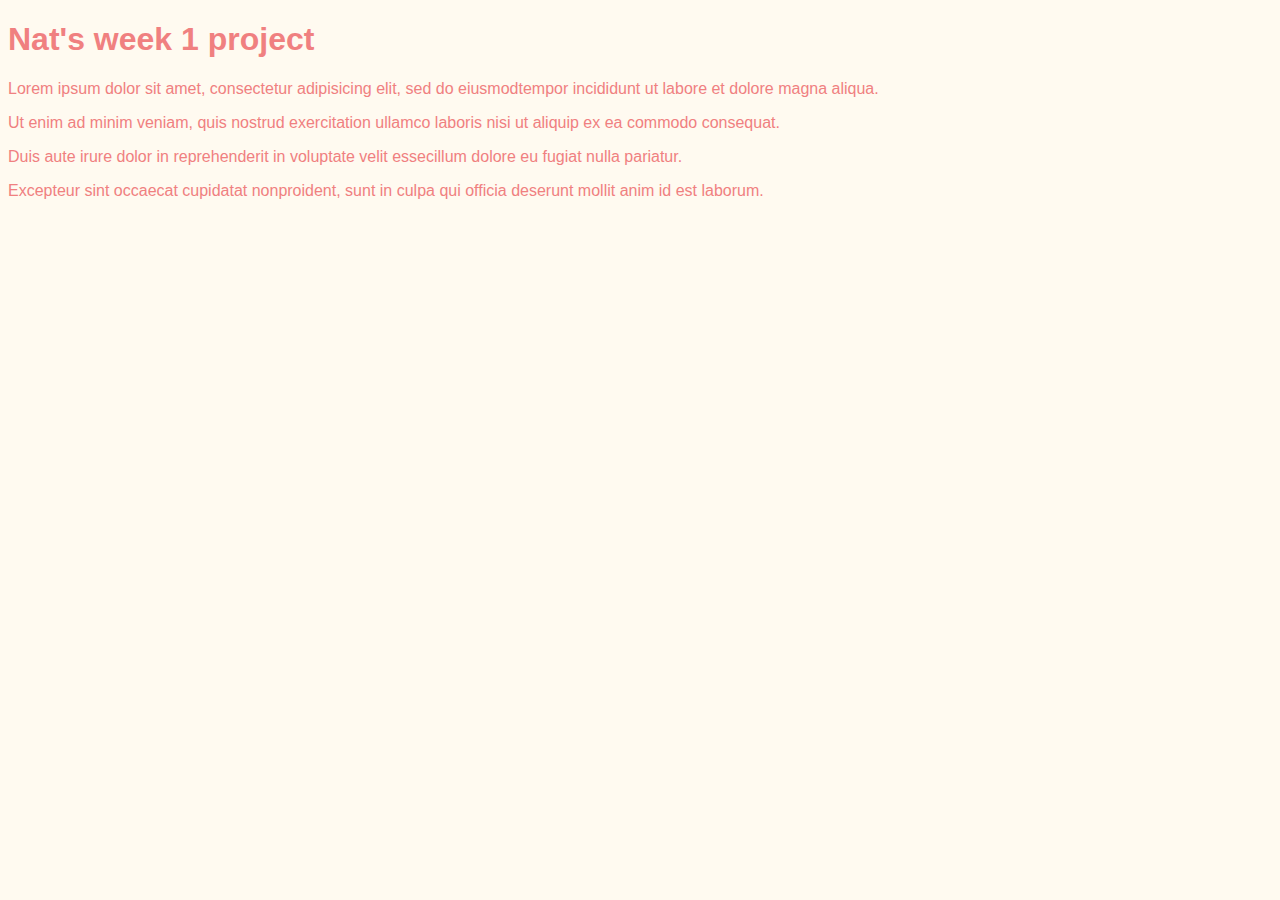
<file: unit_1/index.html>
<!DOCTYPE html>
<html>

	<head>
		<link rel="stylesheet" type="text/css" href="css/style.css">
		<title>Primrose</title>
	</head>

	<body>
		<h1>Nat's week 1 project</h1>
		<p>Lorem ipsum dolor sit amet, consectetur adipisicing elit, sed do eiusmodtempor incididunt ut labore et dolore magna aliqua. 
		
		<p>Ut enim ad minim veniam, quis nostrud exercitation ullamco laboris nisi ut aliquip ex ea commodo
		consequat. </p>

		<p>Duis aute irure dolor in reprehenderit in voluptate velit essecillum dolore eu fugiat nulla pariatur.</p>
		
		<p>Excepteur sint occaecat cupidatat nonproident, sunt in culpa qui officia deserunt mollit anim id est laborum.</p>
		
	</body>


</html>
</file>
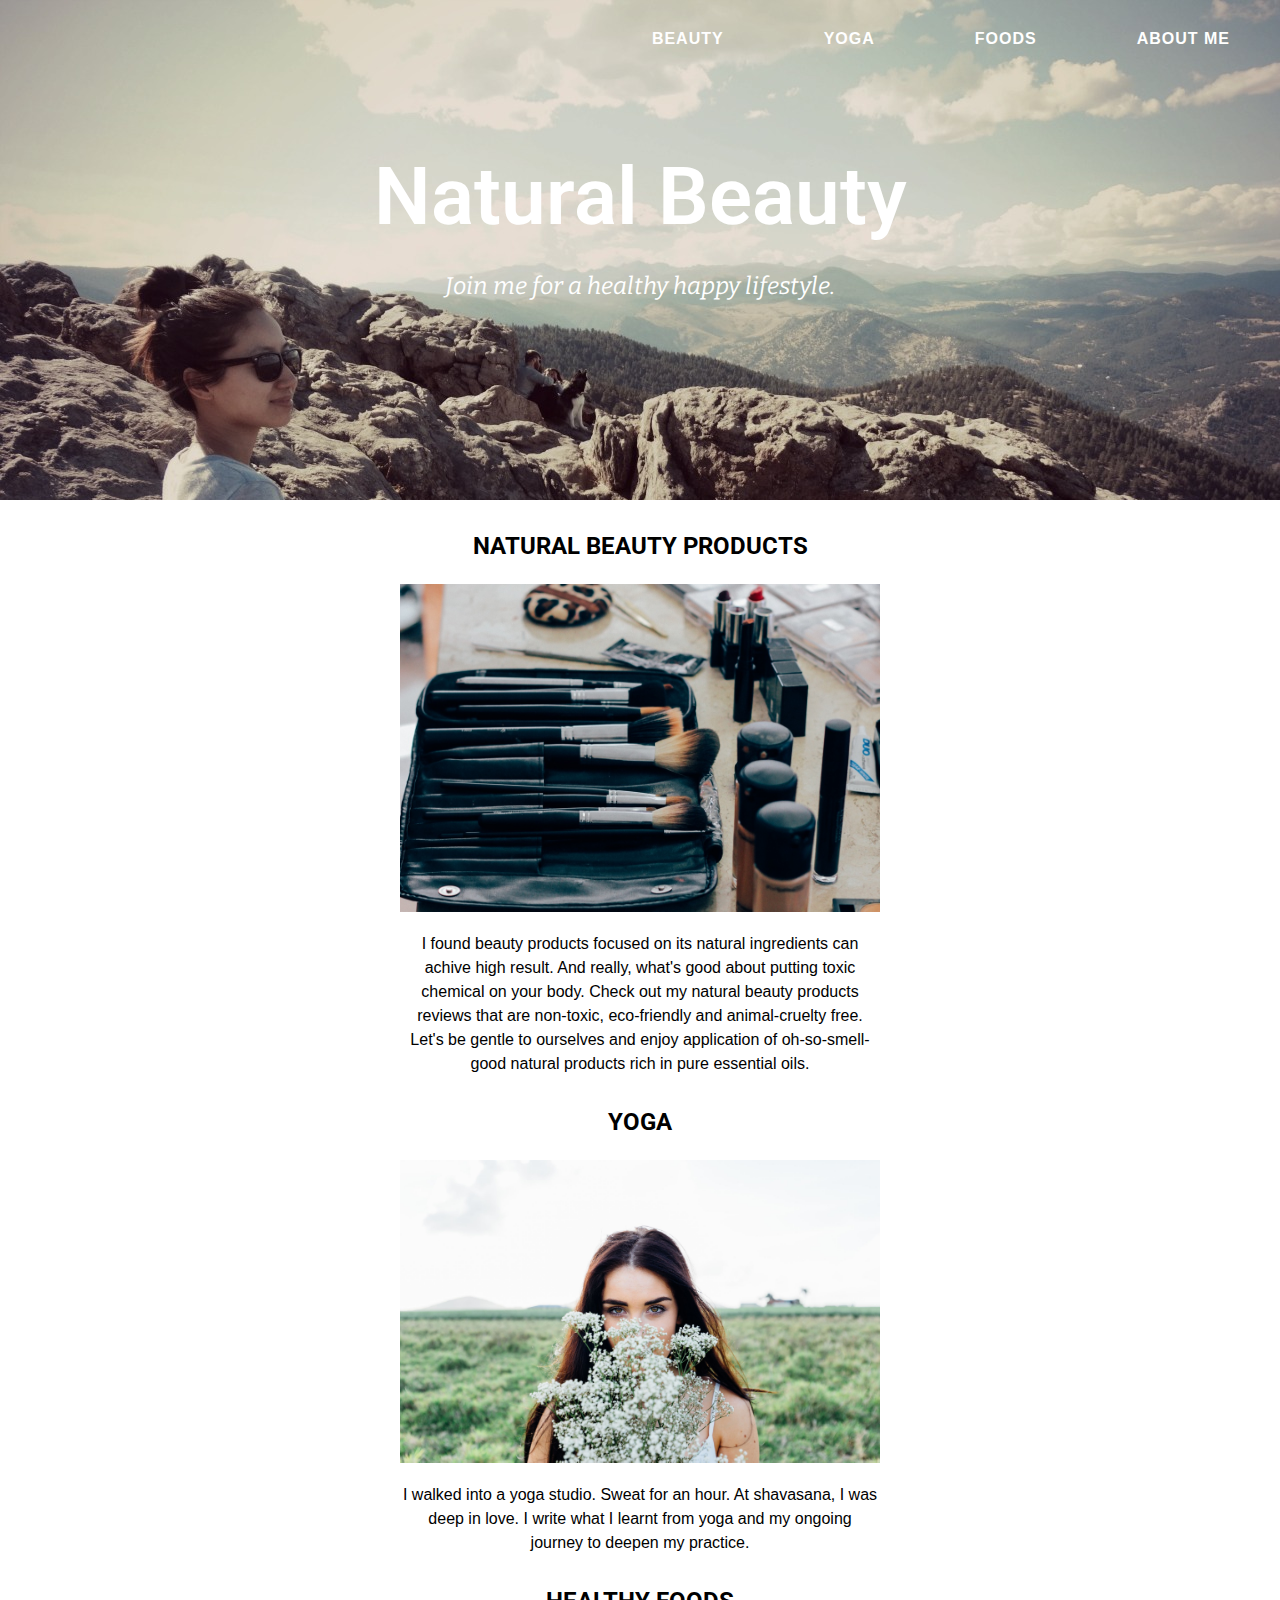
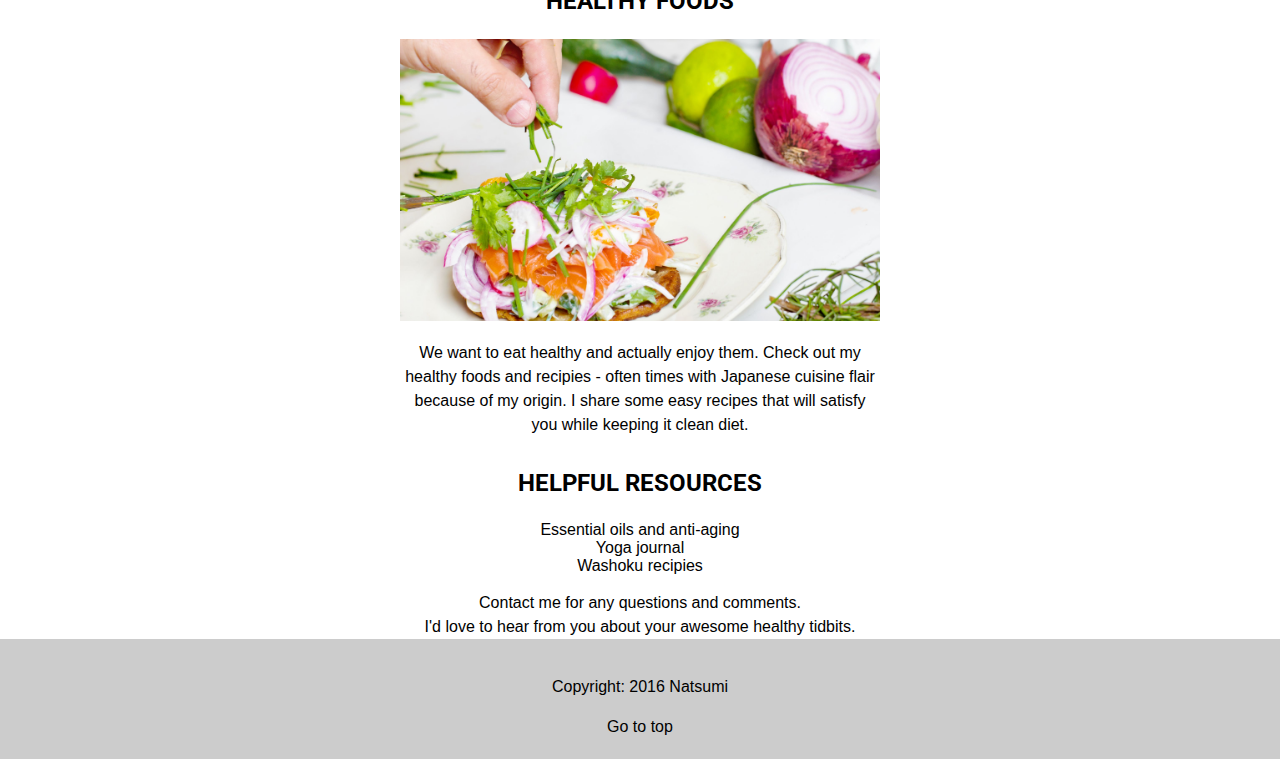
<file: unit_3/index.html>
<!DOCTYPE html>
<html>
	<head>
		<link rel="stylesheet" type="text/css" href="css/style.css">
		<title>Natural beauty</title>
	</head>

	<body>
		<div id="above_fold">
			<nav>
				<a href="#">About me</a>
				<a href="#">Foods</a>
				<a href="#">Yoga</a>
				<a href="#">Beauty</a>
			</nav>
			<header>
				<h1>Natural Beauty</h1>
				<p id="slogan">Join me for a healthy happy lifestyle.</p>
			</header>
		</div>
		
		<main>
			<section class="article">
				<h2>Natural Beauty Products</h2>
				<img src="images/beautyproducts.jpg" alt="beauty products" title="beauty products">
				<p>I found beauty products focused on its natural ingredients can achive high result. And really, what's good about putting toxic chemical on your body. Check out my natural beauty products reviews that are non-toxic, eco-friendly and animal-cruelty free. Let's be gentle to ourselves and enjoy application of oh-so-smell-good natural products rich in pure essential oils.</p>
			</section>
			<section class="article">
				<h2>Yoga</h2>
				<img src="images/yoga.jpg" alt="yoga poses" title="yoga poses">
				<p>I walked into a yoga studio. Sweat for an hour. At shavasana, I was deep in love. I write what I learnt from yoga and my ongoing journey to deepen my practice. </p>
			</section>
			<section class="article">
				<h2>Healthy foods</h2>
				<img src="images/healthyfoods.jpg" alt="healthy foods" title="healthy foods">
				<p>We want to eat healthy and actually enjoy them. Check out my healthy foods and recipies - often times with Japanese cuisine flair because of my origin. I share some easy recipes that will satisfy you while keeping it clean diet. </p>
			</section>
		</main>
			
		<section>
			<h2>Helpful resources</h2>
			 <ul>
				<li>Essential oils and anti-aging</li>
				<li>Yoga journal</li>
				<li>Washoku recipies</li>
			 </ul>
			<p><a href="mailto:dressandsmile@gmail.com">Contact me</a> for any questions and comments. <br>
				I'd love to hear from you about your awesome healthy tidbits.</p>
		</section>

		<footer>
			<p>Copyright: 2016 Natsumi</p>
			<p><a href="#">Go to top</a></p>
		</footer>
	</body>
</html>
</file>
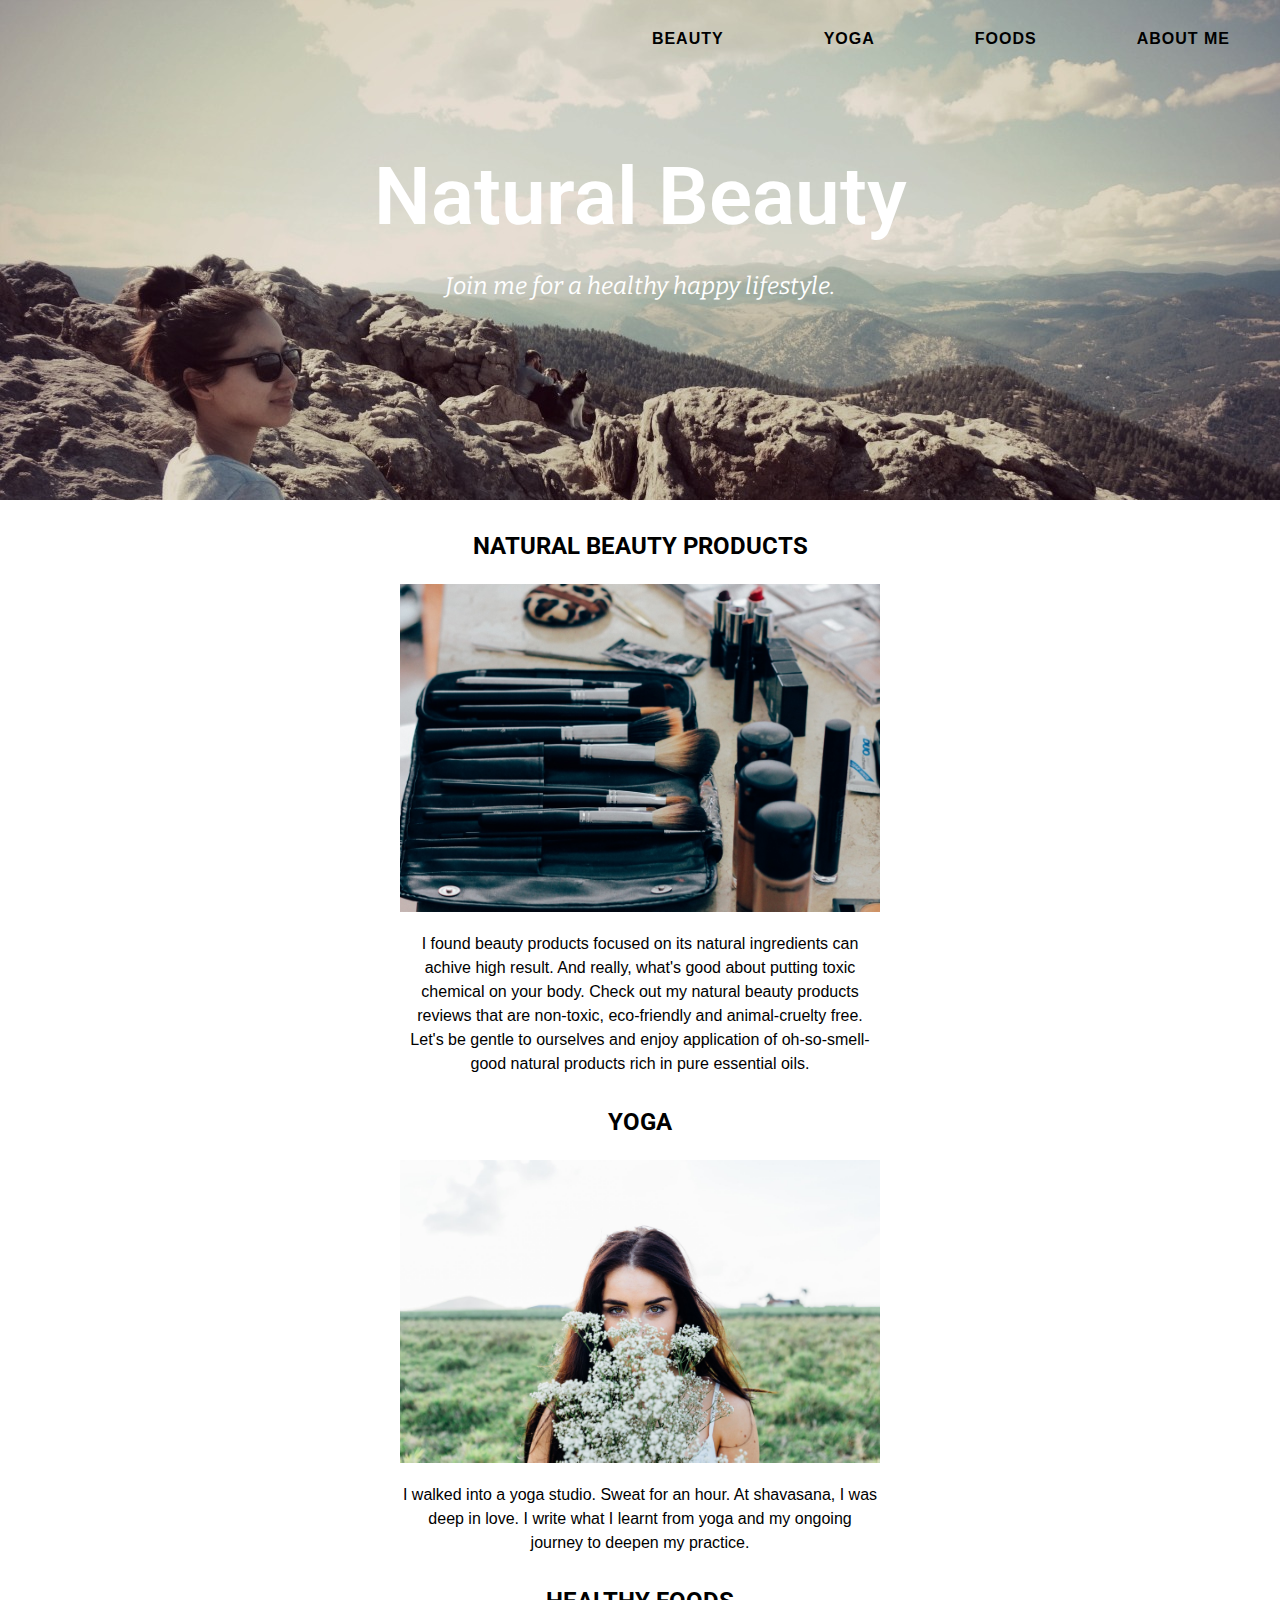
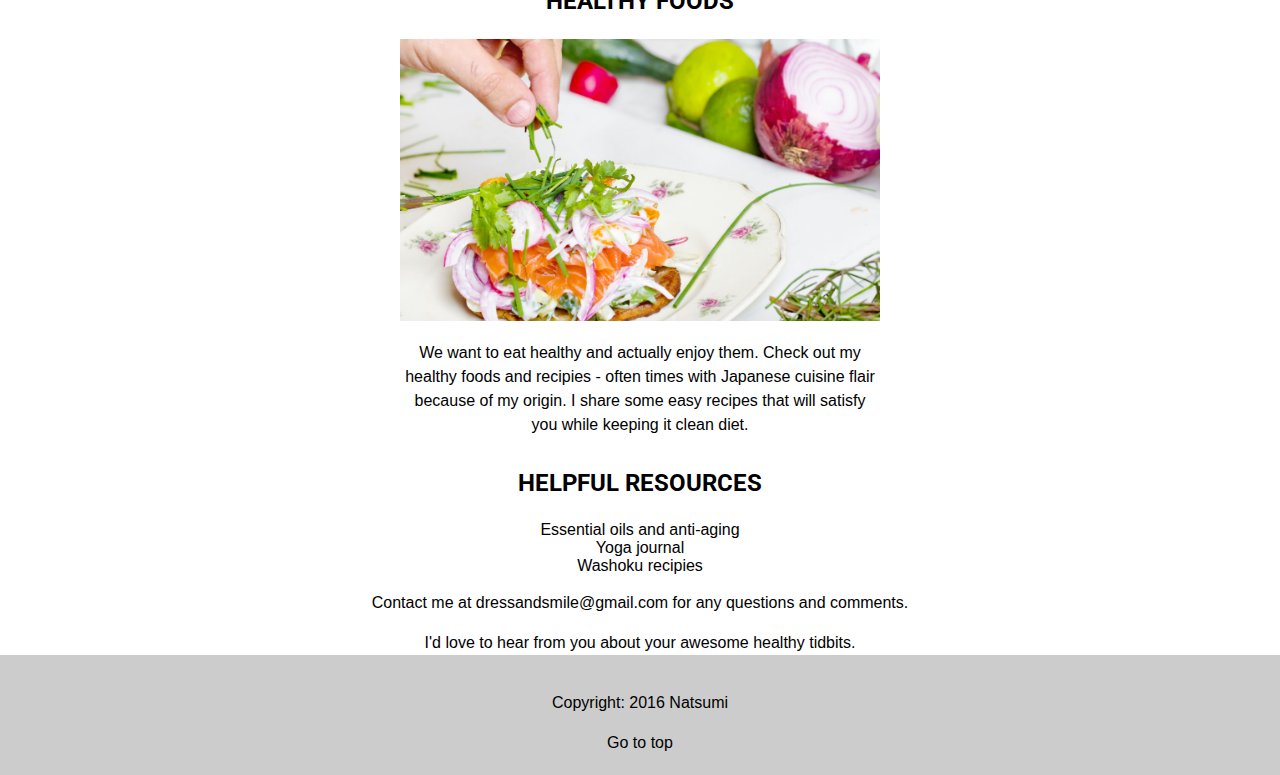
<file: unit_4/index.html>
<!DOCTYPE html>
<html>
	<head>
		<link rel="stylesheet" type="text/css" href="css/style.css">
		<title>Natural beauty</title>
	</head>

	<body>
		<header>
			<nav>
				<a href="#">About me</a>
				<a href="#">Foods</a>
				<a href="#">Yoga</a>
				<a href="#">Beauty</a>
			</nav>
			<div id="above_fold">
				<h1>Natural Beauty</h1>
				<p id="slogan">Join me for a healthy happy lifestyle.</p>
			</div>
		</header>
		<div class="topics">
			<section class="article">
				<h2>Natural Beauty Products</h2>
				<img src="images/beautyproducts.jpg" alt="beauty products" title="beauty products">
				<p>I found beauty products focused on its natural ingredients can achive high result. And really, what's good about putting toxic chemical on your body. Check out my natural beauty products reviews that are non-toxic, eco-friendly and animal-cruelty free. Let's be gentle to ourselves and enjoy application of oh-so-smell-good natural products rich in pure essential oils.</p>
			</section>
			<section class="article">
				<h2>Yoga</h2>
				<img src="images/yoga.jpg" alt="yoga poses" title="yoga poses">
				<p>I walked into a yoga studio. Sweat for an hour. At shavasana, I was deep in love. I write what I learnt from yoga and my ongoing journey to deepen my practice. </p>
			</section>
			<section class="article">
				<h2>Healthy foods</h2>
				<img src="images/healthyfoods.jpg" alt="healthy foods" title="healthy foods">
				<p>We want to eat healthy and actually enjoy them. Check out my healthy foods and recipies - often times with Japanese cuisine flair because of my origin. I share some easy recipes that will satisfy you while keeping it clean diet. </p>
			</section>
		</div>
		<section>
			<h2>Helpful resources</h2>
			<ul>
				<li>Essential oils and anti-aging</li>
				<li>Yoga journal</li>
				<li>Washoku recipies</li>
			</ul>
			<p>Contact me at <a href="mailto:dressandsmile@gmail.com">dressandsmile@gmail.com</a> for any questions and comments.</p>
			<p>I'd love to hear from you about your awesome healthy tidbits.</p>
		</section>
		<footer>
			<p>Copyright: 2016 Natsumi</p>
			<p><a href="#">Go to top</a></p>
		</footer>
	</body>
</html>
</file>
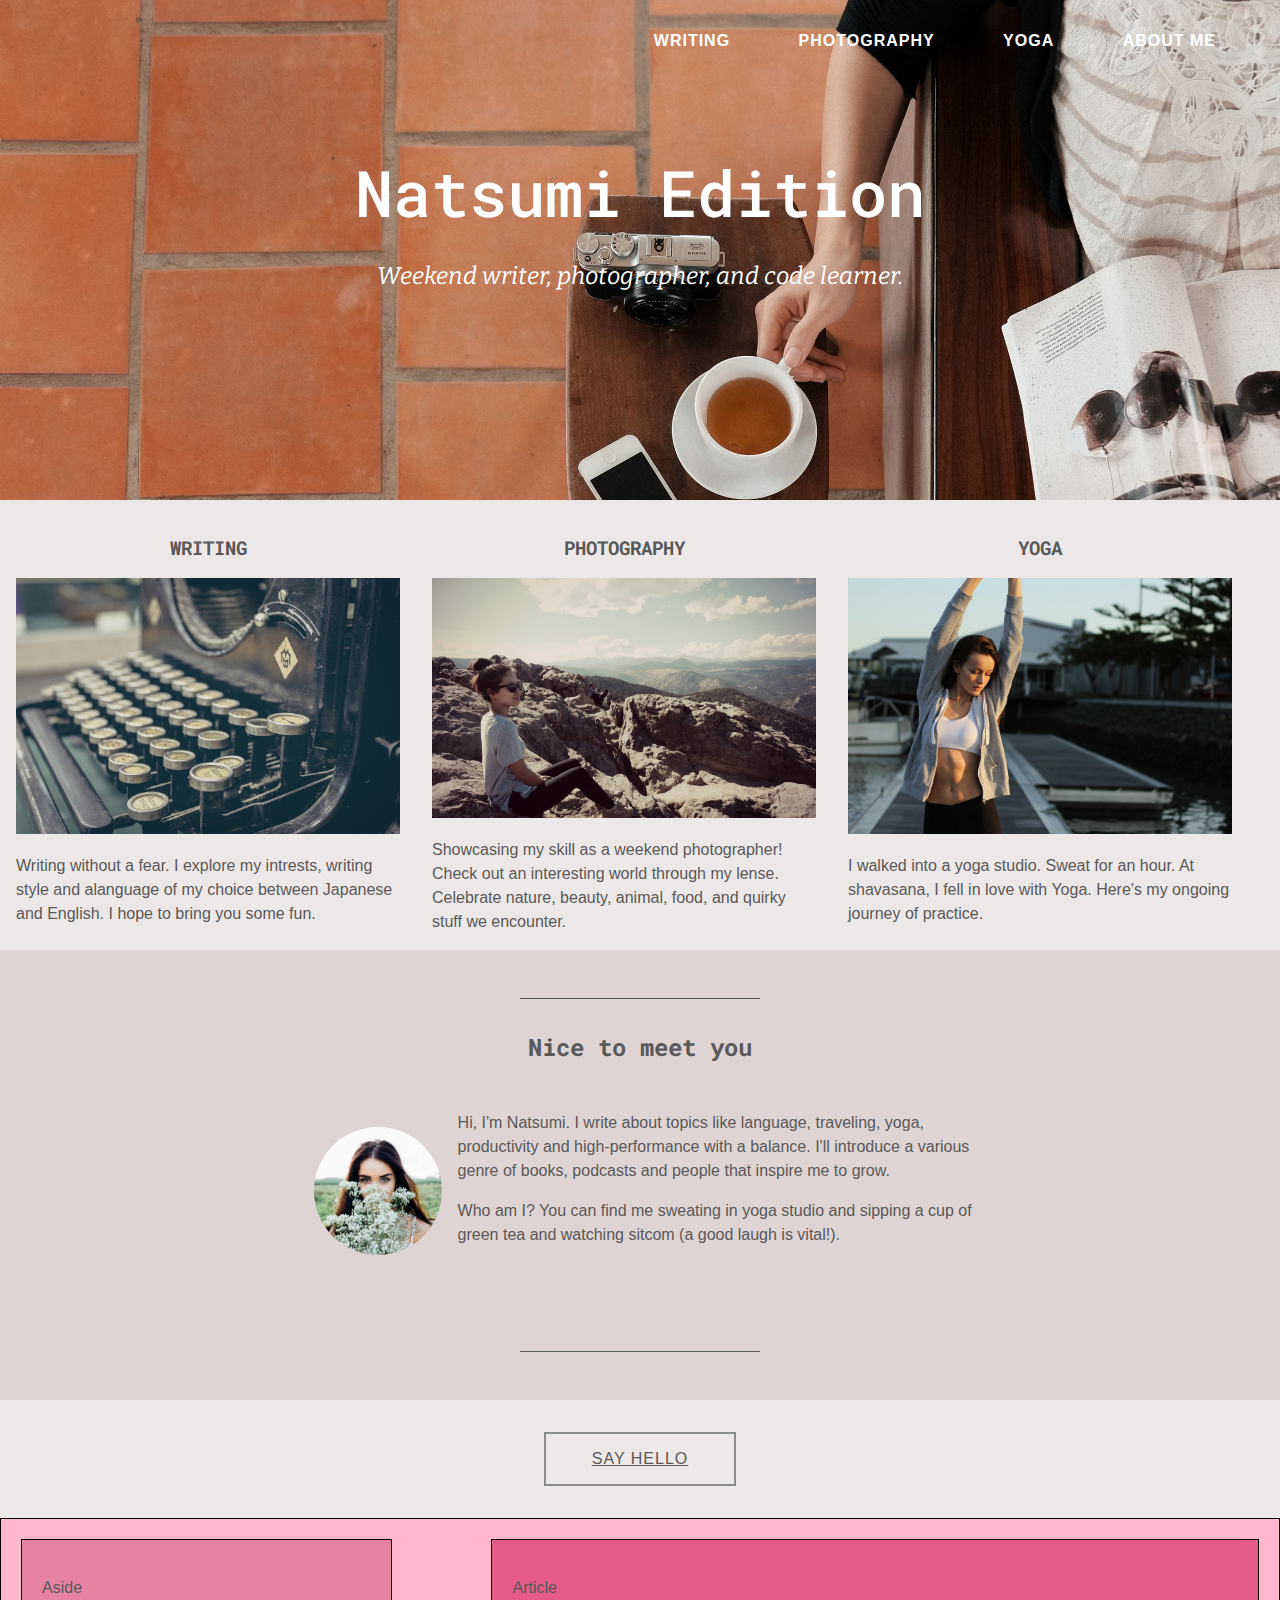
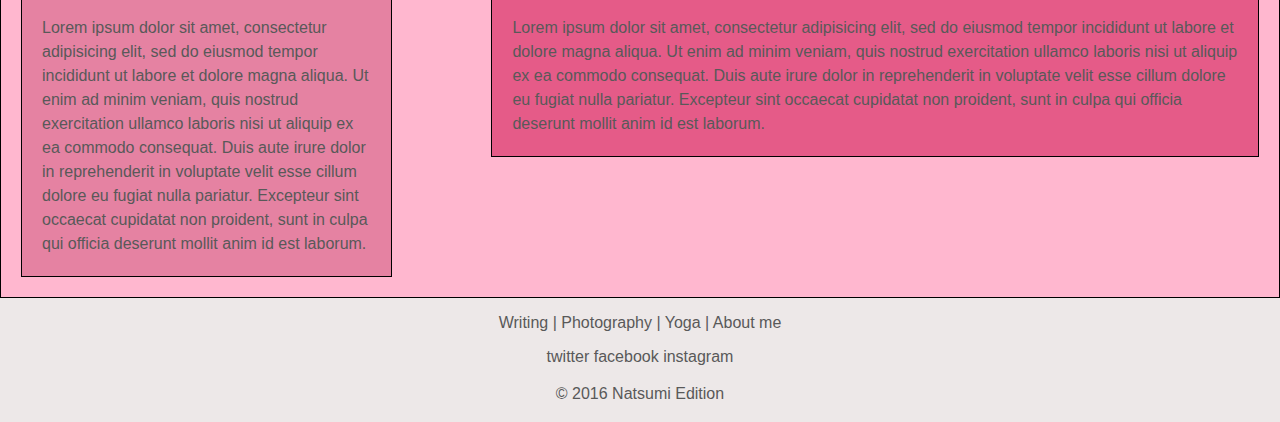
<file: unit_5/index.html>
<!DOCTYPE html>
<html>
	<head>
		<link rel="stylesheet" type="text/css" href="css/style.css">
		<title>Natsumi Edition</title>
	</head>

	<body>
		<div id="hero" class="clearfix">
			<nav>
				<a href="#">Writing</a>
				<a href="#">Photography</a>
				<a href="#">Yoga</a>
				<a href="#">About me</a>
			</nav>
			<header>
				<h1>Natsumi Edition</h1>
				<p id="slogan">Weekend writer, photographer, and code learner.</p>
			</header>
		</div>

		<div class="clearfix service">
			<section class="category">
				<h3><a href="#">Writing</a></h3>
				<a href="#"><img src="images/writing.jpg" alt="writing" title="writing"></a>
				<p>Writing without a fear. I explore my intrests, writing style and alanguage of my choice between Japanese and English. I hope to bring you some fun.</p>
			</section>
			<section class="category">
				<h3><a href="#">Photography</a></h3>
				<a href="#"><img src="images/nat.jpg" alt="photography" title="photography"></a>
				<p>Showcasing my skill as a weekend photographer! Check out an interesting world through my lense. Celebrate nature, beauty, animal, food, and quirky stuff we encounter.</p>
			</section>
			<section class="category">
				<h3><a href="#"></a>Yoga</h3>
				<a href="#"><img src="images/yoga.jpg" alt="yoga" title="yoga"></a>
				<p>I walked into a yoga studio. Sweat for an hour. At shavasana, I fell in love with Yoga. Here's my ongoing journey of practice.</p>
			</section>
		</div>
		
		<div id="about">
			<hr>
			<h2>Nice to meet you</h2>
			<section id="about_me" class="clearfix">
				<img src="images/aboutme.jpg" alt="about_me" title="about_me">
				<p>Hi, I'm Natsumi. I write about topics like language, traveling, yoga, productivity and high-performance with a balance. I'll introduce a various genre of books, podcasts and people that inspire me to grow.</p>
				<p>Who am I? You can find me sweating in yoga studio and sipping a cup of green tea and watching sitcom (a good laugh is vital!).</p>
			</section>
			<hr>
		</div>

		<div class="button">
			<a href="mailto:fake@gmail.com">say hello</a>
		</div>

		<section id="two_column" class="clearfix">
			<aside id="left">
				<p>Aside</p>
				<p>Lorem ipsum dolor sit amet, consectetur adipisicing elit, sed do eiusmod
				tempor incididunt ut labore et dolore magna aliqua. Ut enim ad minim veniam,
				quis nostrud exercitation ullamco laboris nisi ut aliquip ex ea commodo
				consequat. Duis aute irure dolor in reprehenderit in voluptate velit esse
				cillum dolore eu fugiat nulla pariatur. Excepteur sint occaecat cupidatat non
				proident, sunt in culpa qui officia deserunt mollit anim id est laborum.</p>
			</aside>
			<article id="right">
				<p>Article</p>
				<p>Lorem ipsum dolor sit amet, consectetur adipisicing elit, sed do eiusmod
				tempor incididunt ut labore et dolore magna aliqua. Ut enim ad minim veniam,
				quis nostrud exercitation ullamco laboris nisi ut aliquip ex ea commodo
				consequat. Duis aute irure dolor in reprehenderit in voluptate velit esse
				cillum dolore eu fugiat nulla pariatur. Excepteur sint occaecat cupidatat non
				proident, sunt in culpa qui officia deserunt mollit anim id est laborum.</p>
			</article>
		</section>

		<footer>
			<a href="#">Writing</a> | <a href="#">Photography</a> |	<a href="#">Yoga</a> |	<a href="#">About me</a>
			<div id="social">
				<a href="#">twitter</a>
				<a href="#">facebook</a>
				<a href="#">instagram</a>
			</div>

			<p>&copy; 2016 Natsumi Edition</p>
		</footer>
	</body>
</html>
</file>
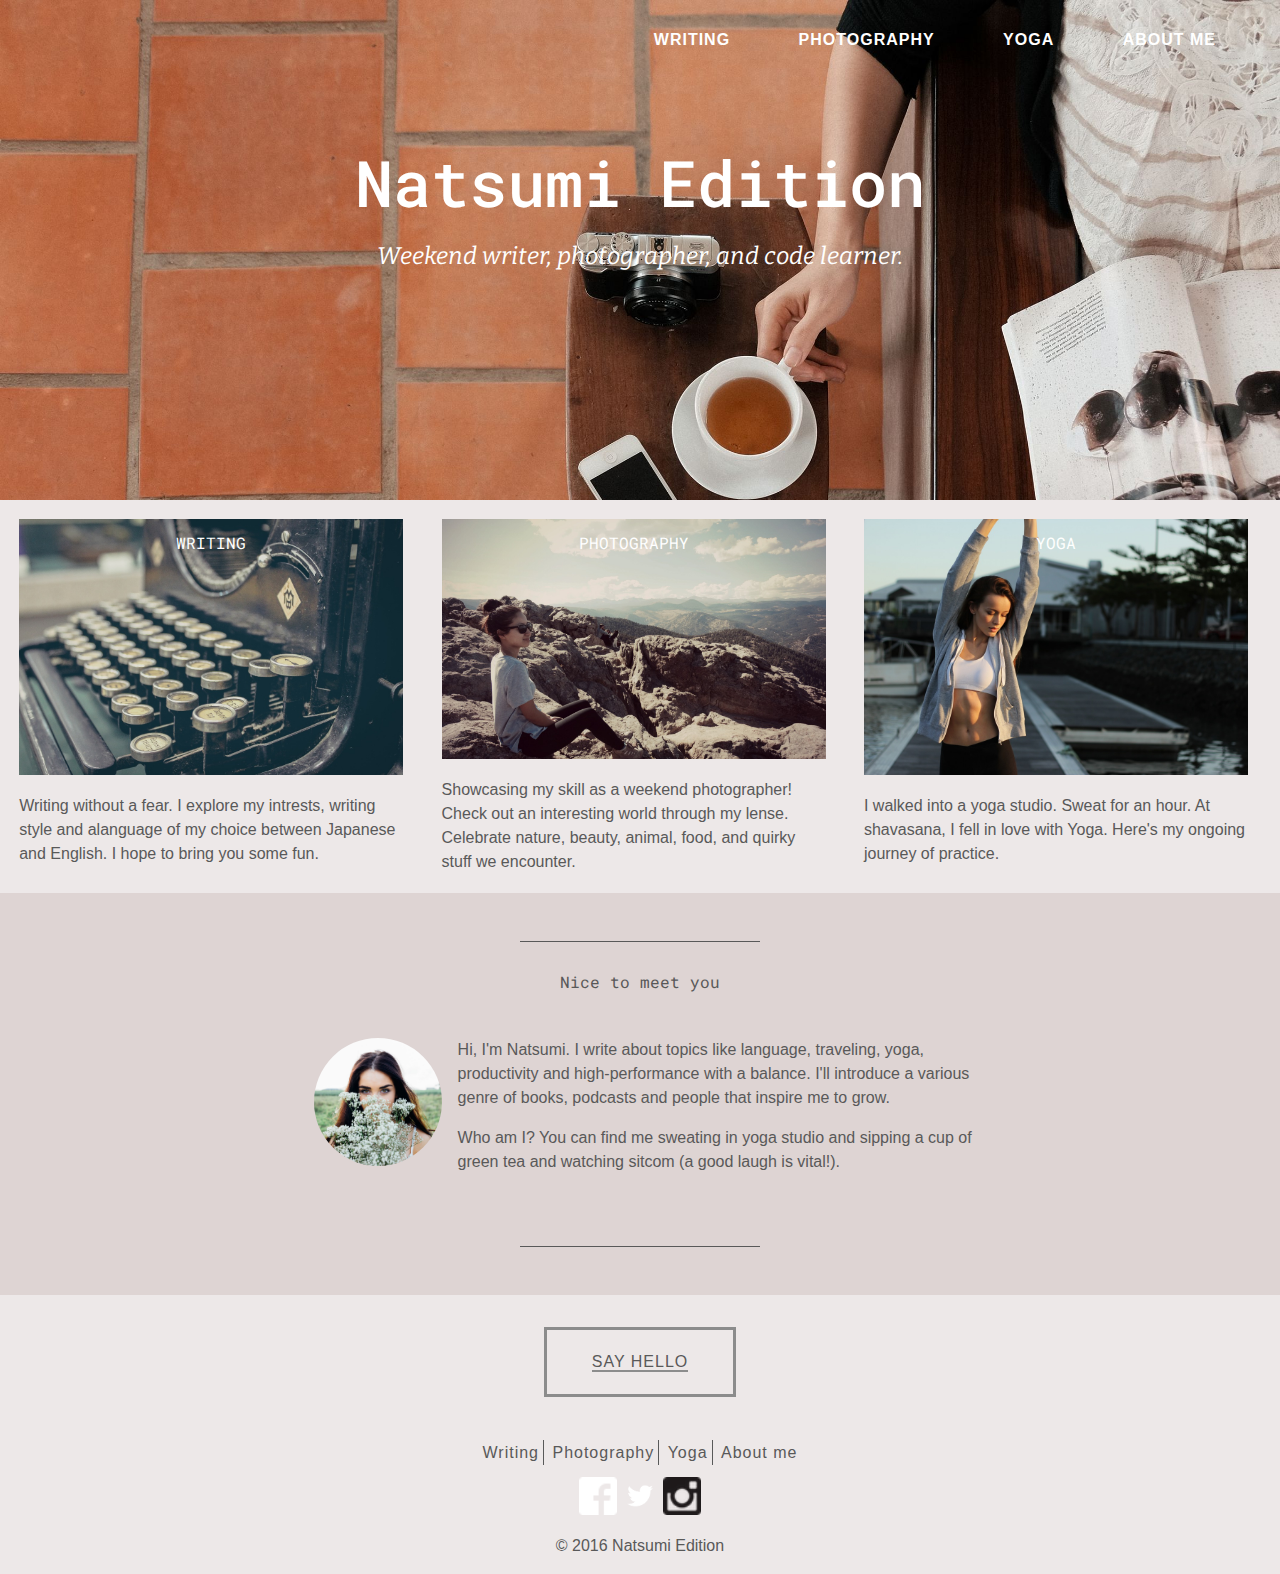
<file: unit_7/index.html>
<!DOCTYPE html>
<html>
	<head>
		<link rel="stylesheet" type="text/css" href="css/reset.css">
		<link rel="stylesheet" type="text/css" href="css/style.css">
		<title>Natsumi Edition</title>
	</head>

	<body>
		<div id="hero" class="clearfix">
			<nav>
				<a href="#">Writing</a>
				<a href="#">Photography</a>
				<a href="#">Yoga</a>
				<a href="#">About me</a>
			</nav>
			<header>
				<h1>Natsumi Edition</h1>
				<p id="slogan">Weekend writer, photographer, and code learner.</p>
			</header>
		</div>

		<div class="clearfix service">
			<section class="category">
				<h3><a href="#">Writing</a></h3>
				<a href="#"><img src="images/writing.jpg" alt="writing" title="writing"></a>
				<p>Writing without a fear. I explore my intrests, writing style and alanguage of my choice between Japanese and English. I hope to bring you some fun.</p>
			</section>
			<section class="category">
				<h3><a href="#">Photography</a></h3>
				<a href="#"><img src="images/nat.jpg" alt="photography" title="photography"></a>
				<p>Showcasing my skill as a weekend photographer! Check out an interesting world through my lense. Celebrate nature, beauty, animal, food, and quirky stuff we encounter.</p>
			</section>
			<section class="category">
				<h3><a href="#"></a>Yoga</h3>
				<a href="#"><img src="images/yoga.jpg" alt="yoga" title="yoga"></a>
				<p>I walked into a yoga studio. Sweat for an hour. At shavasana, I fell in love with Yoga. Here's my ongoing journey of practice.</p>
			</section>
		</div>
		
		<div id="about">
			<hr>
			<h2>Nice to meet you</h2>
			<section id="about_me" class="clearfix">
				<img src="images/aboutme.jpg" alt="about_me" title="about_me">
				<p>Hi, I'm Natsumi. I write about topics like language, traveling, yoga, productivity and high-performance with a balance. I'll introduce a various genre of books, podcasts and people that inspire me to grow.</p>
				<p>Who am I? You can find me sweating in yoga studio and sipping a cup of green tea and watching sitcom (a good laugh is vital!).</p>
			</section>
			<hr>
		</div>

		<div class="button">
			<a href="mailto:fake@gmail.com">say hello</a>
		</div>

		<footer>
			<nav>
				<a href="#">Writing</a>
				<a href="#">Photography</a>
				<a href="#">Yoga</a>
				<a href="#">About me</a>
			</nav>

			<div id="social">
				<a href="#"><img src="images/FB-f-Logo_white_29.png" alt="fb-logo" text="fb-logo"></a>
				<a href="#"><img src="images/TwitterLogo_white.png" alt="twitter-logo" text="twitter-logo"></a>
				<a href="#"><img src="images/instagram.png" alt="insta-logo" text="insta-logo"></a>
			</div>

			<p>&copy; 2016 Natsumi Edition</p>
		</footer>
	</body>
</html>
</file>
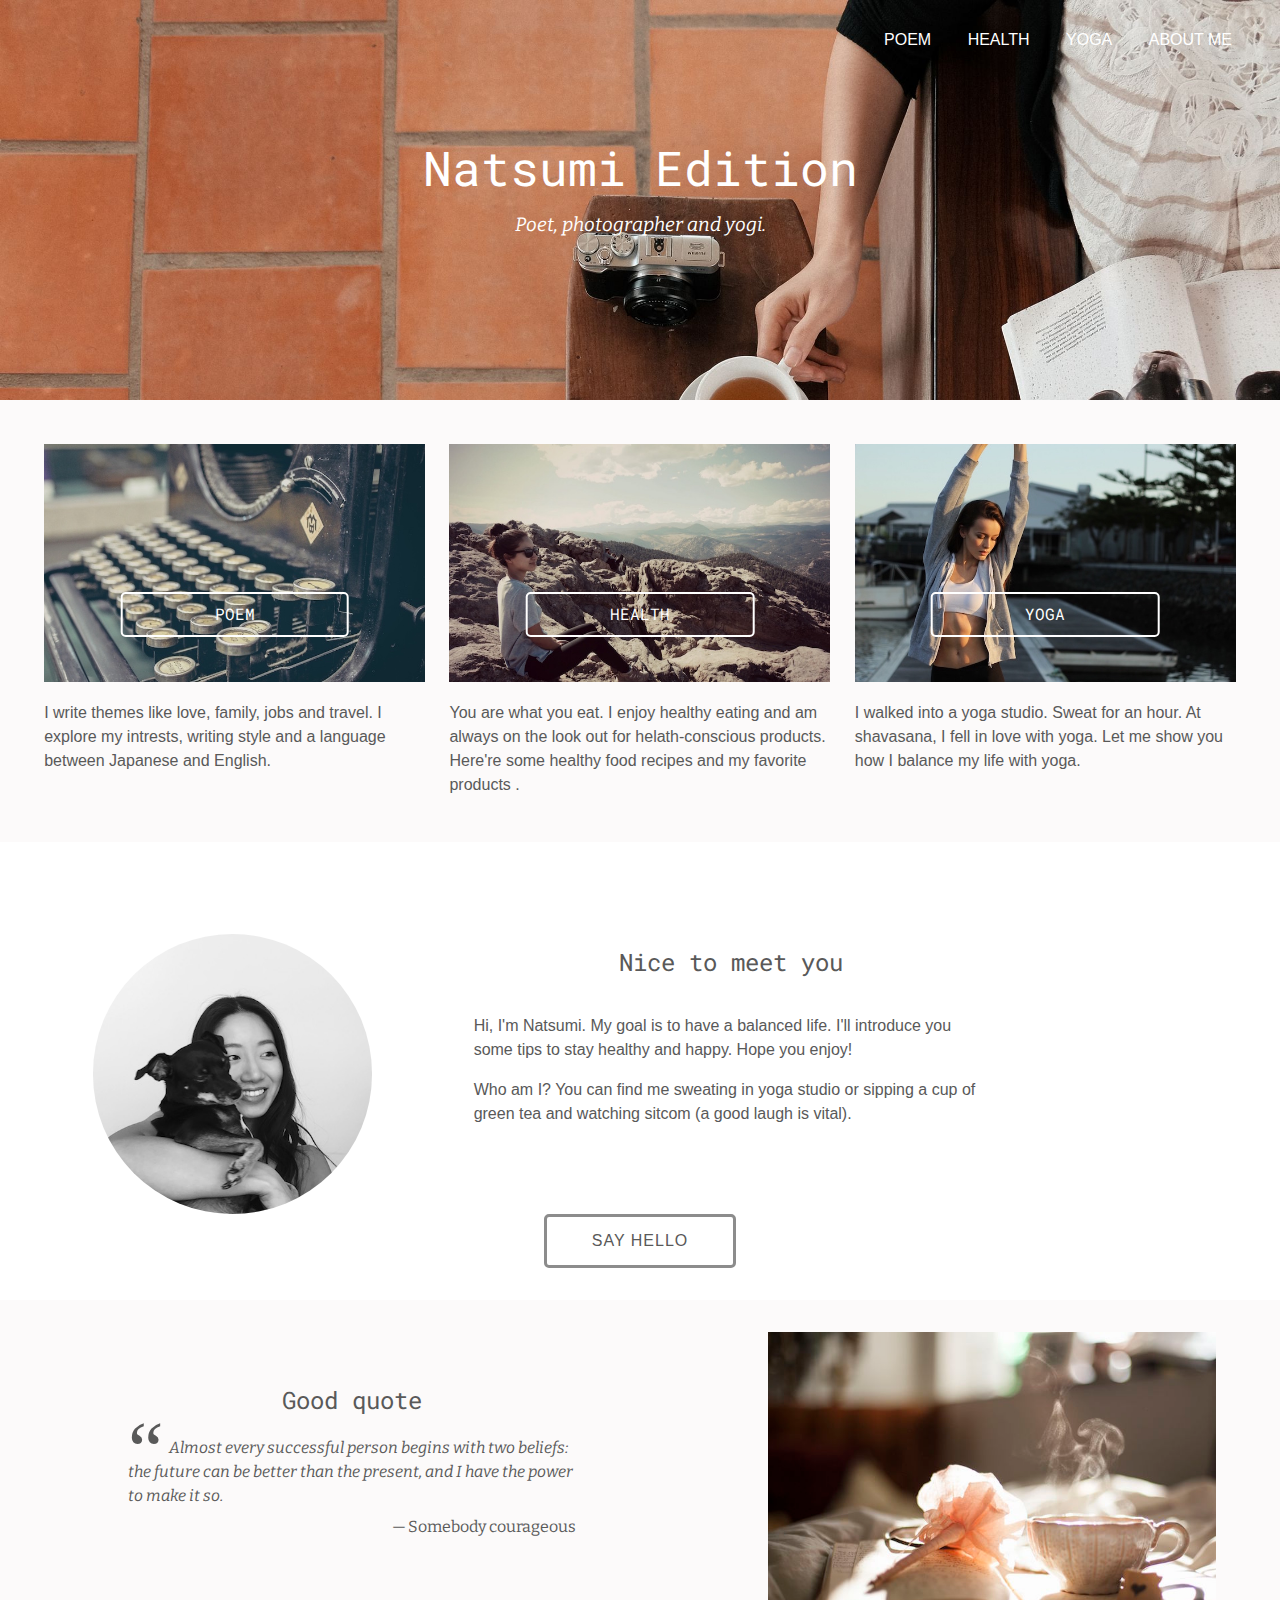
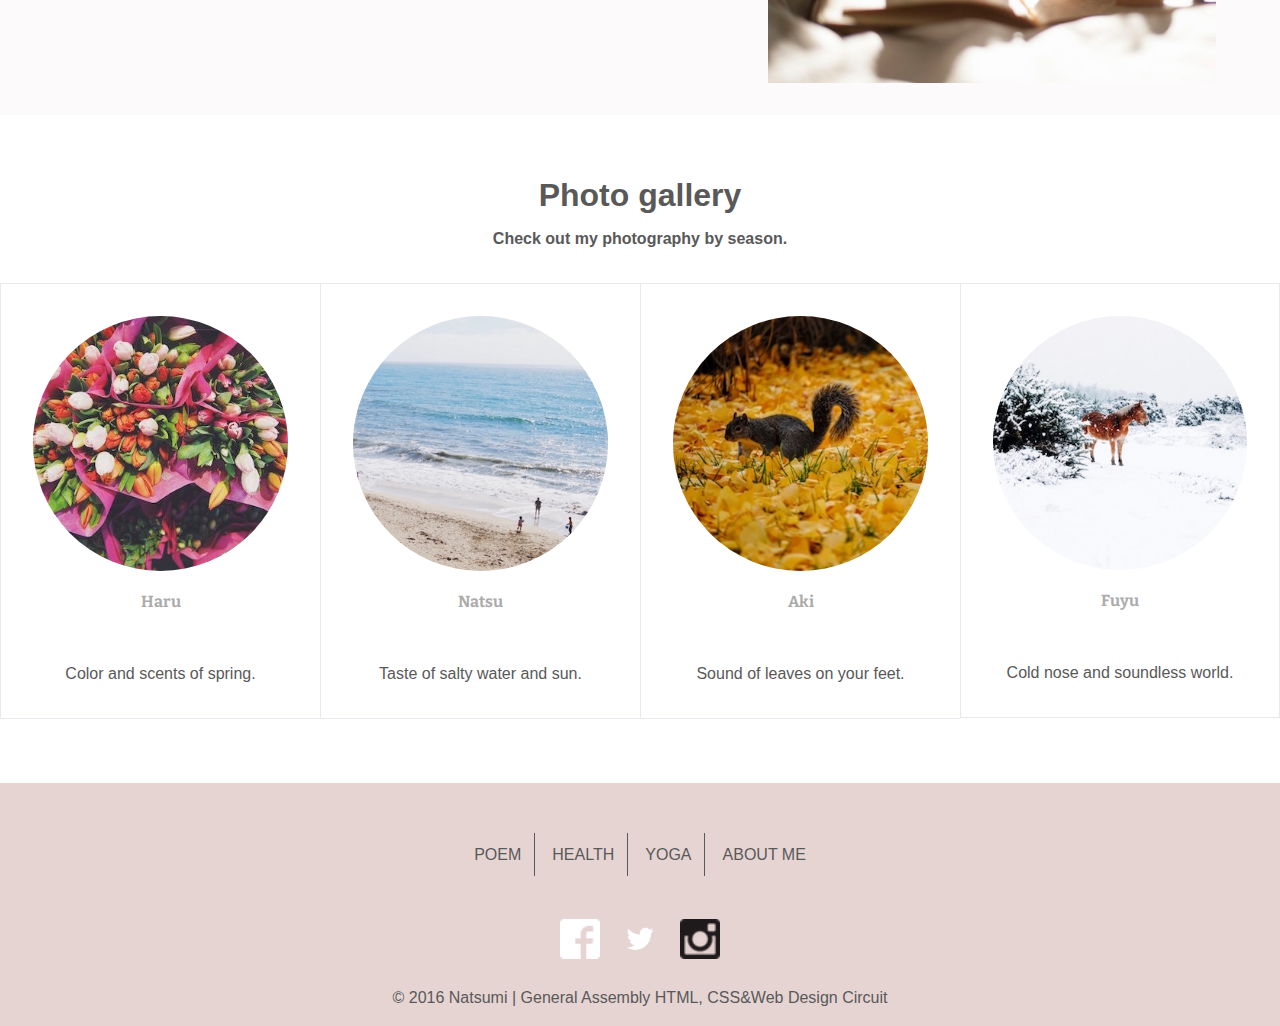
<file: unit_8/index.html>
<!DOCTYPE html>
<html>
	<head>
		<title>Natsumi Edition</title>
 
		<link rel="stylesheet" type="text/css" href="css/reset.css">
		<link rel="stylesheet" type="text/css" href="css/style.css">
		<meta name="viewport" content="width=device-width, initial-scale=1">
		 <!--[if lt IE 9]>
            <script src="bower_components/html5shiv/dist/html5shiv.js"></script>
        <![endif]-->
	</head>

	<body>
		<div id="wrapper">
			<div id="hero" class="clearfix">
				<label for="toggle">Menu</label>
				<input type="checkbox" id="toggle">
				<nav>
					<a href="#">Poem</a>
					<a href="#">Health</a>
					<a href="#">Yoga</a>
					<a href="#">About me</a>
				</nav>
				<header>
					<h1>Natsumi Edition</h1>
					<p id="slogan">Poet, photographer and yogi.</p>
				</header>
			</div>

			<div class="clearfix topics">
				<section class="topic">
					<div class="col-wrapper">
						<h3>Poem</h3>
						<a href="#"><img src="images/writing.jpg" alt="typewriter"></a>
					</div>
					<p>I write themes like love, family, jobs and travel. I explore my intrests, writing style and a language between Japanese and English.</p>
				</section>
				<section class="topic">
					<div class="col-wrapper">
						<h3>Health</h3>
						<a href="#"><img src="images/nat.jpg" alt="women-sitting-on-the-mountain"></a>
					</div>
					<p>You are what you eat. I enjoy healthy eating and am always on the look out for helath-conscious products. Here're some healthy food recipes and my favorite products .</p>
				</section>
				<section class="topic">
					<div class="col-wrapper">
						<h3>Yoga</h3>
						<a href="#"><img src="images/yoga.jpg" alt="women-streching"></a>
					</div>
					<p>I walked into a yoga studio. Sweat for an hour. At shavasana, I fell in love with yoga. Let me show you how I balance my life with yoga.</p>
				</section>
			</div>

			<section id="about" class="clearfix">
				<img src="images/aboutme.jpg" alt="woman's face">
				<div id="about-me">
					<h2>Nice to meet you</h2>
					<p>Hi, I'm Natsumi. My goal is to have a balanced life. I'll introduce you some tips to stay healthy and happy. Hope you enjoy!</p>
					<p>Who am I? You can find me sweating in yoga studio or sipping a cup of green tea and watching sitcom (a good laugh is vital).</p>
				</div>
				<a href="mailto:fake@gmail.com" class="hello-button">say hello</a>
			</section>

			<section id="quote" class="clearfix">
				<img src="images/quote.jpg" alt="tea-and-notebook">
				<div id="quote-word">
					<h2>Good quote</h2>
						<blockquote>
							<p>Almost every successful person begins with two beliefs: the future can be better than the present, and I have the power to make it so.</p>
							<cite>Somebody courageous</cite>
						</blockquote>
				</div>
			</section>

			<section id="fourcolumns" class="clearfix">
				<h2>Photo gallery</h2>
				<p>Check out my photography by season.</p>
				<div class="season">
					<a href="#"><img src="images/haru.jpeg" alt="flowers">
					<p>Haru</p><p>Color and scents of spring.</p></a>
				</div>
				<div class="season">
					<a href="#"><img src="images/natsu.jpeg" alt="people-at-beach">
					<p>Natsu</p><p>Taste of salty water and sun.</p></a>
				</div>
				<div class="season">
					<a href="#"><img src="images/aki.jpeg" alt="yellow-leaves">
					<p>Aki</p><p>Sound of leaves on your feet.</p></a>
				</div>
				<div class="season">
					<a href="#"><img src="images/fuyu.jpeg" alt="snow-and-horse">
					<p>Fuyu</p><p>Cold nose and soundless world.</p></a>
				</div>
			</section>
		
			<footer>
				<nav>
					<a href="#">Poem</a>
					<a href="#">Health</a>
					<a href="#">Yoga</a>
					<a href="#">About me</a>
				</nav>
				<div id="social">
					<a href="#"><img src="images/FB-f-Logo_white_29.png" alt="fb-logo" text="fb-logo"></a>
					<a href="#"><img src="images/TwitterLogo_white.png" alt="twitter-logo" text="twitter-logo"></a>
					<a href="#"><img src="images/instagram.png" alt="insta-logo" text="insta-logo"></a>
				</div>
				<p>&copy; 2016 Natsumi | General Assembly HTML, CSS&Web Design Circuit</p>
			</footer>
		</div>
	</body>
</html>
</file>
<file: unit_1/css/style.css>
body {
	background: #FFFAF0;
	font-family: arial;
}
h1, p {
	color: #F08080;
}
</file>
<file: unit_3/css/style.css>
@import url(https://fonts.googleapis.com/css?family=Roboto);
@import url(https://fonts.googleapis.com/css?family=Bitter);

* {
	margin: 0;
	padding: 0;
}

body {
	font-size: 16px;
	text-align: center;
}

nav a {
	font-weight: 800;
	font-size: 1em;
	font-family: arial;
	text-transform: uppercase;
	margin: 30px;
	padding: 0 20px;
	letter-spacing: 1px;
	float: right;
}


h1 {
	font-family: 'Roboto', sans-serif;
	font-weight: 600;
	font-size: 5em;
	padding: 150px 0 0 0;
	text-align: center;
}

/*main {
	padding: 6px 0;
}*/

h2 {
	font-family: 'Roboto', sans-serif;
	margin: 1em auto;
	text-transform: uppercase;
}

p {
	font-color: black;
	line-height: 1.5em;
	text-align: center;
	margin-top: 1em;
}

ul {
	list-style-type: none;
}

p, ul {
	font-family: arial;
}

a {
	color: inherit;
	text-decoration: none;
}

img {
	width: 100%;
}

footer {
	background-color: #cccccc;
	padding: 20px;
}


.article {
	width: 30em;
	margin: 2em auto;
}

#above_fold {
	color: #ffffff;
	background: url("../images/heroimage.jpg");
	background-size: cover;
	-webkit-background-size: cover;
	-moz-background-size: cover;
	background-repeat:no-repeat;
	height: 500px;
}

#slogan {
	font-size: 1.5em; 
	font-style: italic;
	font-family: 'Bitter', serif;
}
</file>
<file: unit_4/css/style.css>
@import url(https://fonts.googleapis.com/css?family=Roboto);
@import url(https://fonts.googleapis.com/css?family=Bitter);

* {
	margin: 0;
	padding: 0;
}

body {
	font-size: 16px;
	text-align: center;
}

nav a {
	font-weight: 800;
	font-size: 1em;
	font-family: arial;
	text-transform: uppercase;
	margin: 30px;
	padding: 0 20px;
	letter-spacing: 1px;
	float: right;
}


h1 {
	font-family: 'Roboto', sans-serif;
	font-weight: 600;
	font-size: 5em;
	padding: 150px 0 0 0;
	text-align: center;
}

/*main {
	padding: 6px 0;
}*/

h2 {
	font-family: 'Roboto', sans-serif;
	margin: 1em auto;
	text-transform: uppercase;
}

p {
	font-color: black;
	line-height: 1.5em;
	text-align: center;
	margin-top: 1em;
}

ul {
	list-style-type: none;
}

p, ul {
	font-family: arial;
}

a {
	color: inherit;
	text-decoration: none;
}

img {
	width: 100%;
}

footer {
	background-color: #cccccc;
	padding: 20px;
}


.article {
	width: 30em;
	margin: 2em auto;
}

#above_fold {
	color: #ffffff;
	background: url("../images/heroimage.jpg");
	background-size: cover;
	-webkit-background-size: cover;
	-moz-background-size: cover;
	background-repeat:no-repeat;
	height: 500px;
}

#slogan {
	font-size: 1.5em; 
	font-style: italic;
	font-family: 'Bitter', serif;
}
</file>
<file: unit_5/css/style.css>
@import url(https://fonts.googleapis.com/css?family=Roboto+Mono);
@import url(https://fonts.googleapis.com/css?family=Bitter);

* {
	margin: 0;
	padding: 0;
	box-sizing: border-box;
}

body {
	font-size: 16px;
	color: #595959;
	font-family: arial, sans-serif;
	background: #EDE8E8;
}

nav {
	float: right;
	margin: 2em;
}

nav a {
	color: #fff;
	font-weight: 800;
	font-size: 1em;
	text-transform: uppercase;
	letter-spacing: 1px;
    margin: 1em;
    padding: 1em;
}

h1 {
	font-family: 'Roboto Mono', sans-serif;
	font-weight: 500;
	font-size: 4em;
	padding: 150px 0 0 0;
	text-align: center;
}

h2 {
	font-family: 'Roboto Mono', sans-serif;
	text-align: center;
}

h3 {
	font-family: 'Roboto Mono', sans-serif;
	margin: 1em auto;
	text-transform: uppercase;
	text-align: center;
}

p {
	line-height: 1.5em;
	margin-top: 1em;
}

a {
	color: inherit;
	text-decoration: none;
}

img {
	width: 100%;
}

hr {
	border: none;
	height: 1px;
	background: #595959;
	width: 15em;
	margin: 2em auto;
}

footer nav a {
	padding: 1em;
	color: #595959;
}

footer {
	text-align: center;
	padding: 1em;
}

.service {
	background: #EDE8E8;
}

.category {
	width: 30%;
	margin: 1em;
	float: left;
}

.button {
	border: solid 2px #8c8c8c;
	text-decoration: underline;
	text-transform: uppercase;
	text-align: center;
	letter-spacing: 1px;
	padding: 1em 2.5em;
	width: 12em;
	margin: 2em auto;
}

.button:hover {
	background: #8c8c8c;
	color: #fff;
}

.clearfix:after {
	visibility: hidden;
	display: block;
	content: " ";
	clear: both;
	height: 0;
	font-size: 0;
}

#hero {
	color: #fff;
	background: url("../images/heroimage.jpg");
	background-size: cover;
	-webkit-background-size: cover;
	-moz-background-size: cover;
	background-repeat:no-repeat;
	height: 500px;
}

#slogan {
	font-size: 1.5em; 
	font-style: italic;
	font-family: 'Bitter', serif;
	text-align: center;
}

#about {
	background: #ded4d3;
	padding: 1em;
}

#two_column {
	background-color: #ffb7cf;
	border: 1px black solid;
	padding: 20px;
}

#left {
	background-color: #e582a2;
	border: 1px black solid;
	padding: 20px;
	float: left;
	width: 30%;
}

#right {
	background-color: #e55b88;
	border: 1px black solid;
	padding: 20px;
	float: right;
	width: 62%;
}

#about_me {
	width: 60%;
	padding: 2em;	
	margin: 0 auto;
}

#about_me img {
	width: 10em;
	border-radius: 50%;
	margin: 1em auto;
	padding: 1em;
	float: left;
}

#social {
	margin-top: 1em;
	list-style: none;
	text-align: center;
}
</file>
<file: unit_7/css/style.css>
@import url(https://fonts.googleapis.com/css?family=Roboto+Mono);
@import url(https://fonts.googleapis.com/css?family=Bitter);

* {
	margin: 0;
	padding: 0;
	box-sizing: border-box;
}

body {
	font-size: 16px;
	color: #595959;
	font-family: arial, sans-serif;
	background: #EDE8E8;
}

nav {
	float: right;
	margin: 2em;
}

nav a {
	color: #fff;
	font-weight: bold;
	font-size: 1em;
	text-transform: uppercase;
	letter-spacing: 1px;
    margin: 1em;
    padding: 1em;
}

h1 {
	font-family: 'Roboto Mono', sans-serif;
	font-weight: 500;
	font-size: 4em;
	padding: 150px 0 0 0;
	text-align: center;
}

h2 {
	font-family: 'Roboto Mono', sans-serif;
	text-align: center;
}

h3 {
	font-family: 'Roboto Mono', sans-serif;
	margin: 1em auto;
	text-transform: uppercase;
	text-align: center;
	position: absolute;
	color: #fff;
	width: 30%;
}

p {
	line-height: 1.5em;
	margin-top: 1em;
}

a {
	color: inherit;
	text-decoration: none;
}

img {
	width: 100%;
}

hr {
	border: none;
	height: 1px;
	background: #595959;
	width: 15em;
	margin: 2em auto;
}

footer {
	text-align: center;
	padding: 1em;
}

footer nav {
	float: none;
	margin: 0;
}

footer nav a {
	text-transform: none;
	font-weight: normal;
	color: #595959;
	border-right: 1px solid #595959;
	margin: 0;
	padding: 0.25em;
}

footer nav a:last-of-type {
	border-right: none;
}

.service {
	background: #EDE8E8;
	width:100%;
}

.category {
	width: 30%;
	margin: 1.5%;
	float: left;
	/*background: orange;*/
}

.button {
	border: solid 3px #8c8c8c;
	text-transform: uppercase;
	text-align: center;
	letter-spacing: 1px;
	padding: 1.5em 2.5em;
	width: 12em;
	margin: 2em auto;
}

.button a {
	border-bottom: 2px solid #8c8c8c;
}

.button:hover {
	background: #8c8c8c;
	color: #fff;
}

.clearfix:after {
	visibility: hidden;
	display: block;
	content: " ";
	clear: both;
	height: 0;
	font-size: 0;
}

#hero {
	color: #fff;
	background: url("../images/heroimage.jpg");
	background-size: cover;
	-webkit-background-size: cover;
	-moz-background-size: cover;
	background-repeat:no-repeat;
	height: 500px;
}

#slogan {
	font-size: 1.5em; 
	font-style: italic;
	font-family: 'Bitter', serif;
	text-align: center;
}

#about {
	background: #ded4d3;
	padding: 1em;
}

#about_me {
	width: 60%;
	padding: 2em;	
	margin: 0 auto;
}

#about_me img {
	width: 10em;
	border-radius: 50%;
	margin: 0 auto;
	padding: 1em;
	float: left;
}

#social {
	margin-top: 1em;
	text-align: center;
}
#social img {
	width: 3%;
}
</file>
<file: unit_8/css/style.css>
@import url(https://fonts.googleapis.com/css?family=Roboto+Mono);
@import url(https://fonts.googleapis.com/css?family=Bitter);

* {
	margin: 0;
	padding: 0;
	box-sizing: border-box;
}

body {
	font-size: 16px;
	color: #595959;
	font-family: arial, sans-serif;
	background: #FCFAFA;
}

nav {
	float: right;
	padding: 2em;
}

nav a {
	color: #fff;
	text-transform: uppercase;
    padding: 1em;
}

h1 {
	font-family: 'Roboto Mono', sans-serif;
	font-size: 3em;
	padding: 3em 0 0 0;
	text-align: center;
}

h2 {
	font-family: 'Roboto Mono', sans-serif;
	text-align: center;
	font-size: 1.5em;
	padding: 1em;
}

h3 {
	font-family: 'Roboto Mono', sans-serif;
	text-transform: uppercase;
	text-align: center;
	position: absolute;
	color: #fff;
	bottom: 20%;
	right: 0;
	left: 50%;
	width: 60%;
	border: 2px solid #fff;
	border-radius: 5px;
	padding: .8em;
	transform:translateX(-50%);
}

p {
	line-height: 1.5em;
	margin-top: 1em;
}

a {
	color: inherit;
	text-decoration: none;
}

img {
	width: 100%;
}

blockquote:before {
	font-family: Georgia, serif;
	content: "\201C";
	color: #595959;
	font-size: 5em;
	line-height: 0.1em;
	margin-right: 0.03em;
	vertical-align: -0.3em;
}

blockquote p {
	display: inline;
	color: #595959;
	font-size: 1em;
	font-style: italic;
}

blockquote cite:before {
	content: "\2014 \2009";
	text-align: right;
}

blockquote cite {
	display: block;
	margin-top: 0.7em;
	text-align: right;
}

footer {
	text-align: center;
	padding: 1em;
	background: #E6D4D3;
}

footer nav {
	float: none;
	margin: 1em auto;
}

footer nav a {
	font-size: 1em;
	color: #595959;
	border-right: 1px solid #595959;
	padding: 0.8em;
}

footer nav a:last-of-type {
	border-right: none;
}

label {
	color: #fff;
	font-weight: bold;
	font-size: .8em;
	text-transform: uppercase;
	letter-spacing: 1px;
    padding: 1.4em;
    display: none;
    cursor: pointer;
}

.topics {
	width: 95%;
	margin: 2em auto;
}

.topic {
	width: 31.3333%;
	margin: 1%;
	float: left;
}

.col-wrapper {
	position: relative;
}

.hello-button {
	border: solid 3px #8c8c8c;
	border-radius: 5px;
	text-transform: uppercase;
	text-align: center;
	letter-spacing: 1px;
	padding: 1em 1.5em;
	width: 12em;
	margin: 2em auto;
}

.hello-button:hover {
	background: #E6D4D3;
	border-color: #E6D4D3;
	color: #fff;
}

.season {
	width: 25%;
	float: left;
	padding: 2em;
	text-align: center;
	border-left: 0.7px solid #e9e8ee;
	border-top: 0.7px solid #e9e8ee;
	border-bottom: 0.7px solid #e9e8ee;
}

.season p:first-of-type {
	opacity: 0.5;
	font-family: 'Bitter', serif;
}

.season:last-of-type {
	border-right: 0.7px solid #e9e8ee;;
}

.season img {
	border-radius: 50%;
}

.season:hover {
	background-color: #FCFAFA;
}

.season:hover p:last-of-type {
	color: #F6AEAF;
}

.clearfix:after {
	visibility: hidden;
	display: block;
	content: " ";
	clear: both;
	height: 0;
	font-size: 0;
}

#hero {
	color: #fff;
	background: url("../images/heroimage.jpg");
	background-size: cover;
	-webkit-background-size: cover;
	-moz-background-size: cover;
	-o-background-size: cover;
	background-repeat:no-repeat;
	height: 400px;
}

#slogan {
	font-size: 1.2em; 
	font-style: italic;
	font-family: 'Bitter', serif;
	text-align: center;
}

#about {
	background: #fff;
	padding: 2em;
}

#about > img {
	width: 23%;
	border-radius: 50%;
	margin: 5% 0 0 5%;
	float: left;
}

#about a {
	clear: both;
	display: block;
	margin: 0 auto;
}

#about-me {
	width: 45%;
	padding: 1em;	
	margin: 3% 20% 0% 0%;
	float: right;
}

#quote-word {
	font-family: 'Bitter', serif;
	width: 45%;
	padding: 4em 0 2em 8em;
	float: left;
}

#quote > img {
	width: 40%;
	padding: 2em 4em 2em 0;
	float: right;
}

#quote-word p:first-of-type {
	font-style: italic;
	text-align: left;
}

#fourcolumns {
	padding: 4em 0 4em 0;
	background-color: #fff;
}

#fourcolumns h2 {
	font-family:  arial, sans-serif;
	font-weight: bold;
	font-size: 2em;
	padding: 0;
}

#fourcolumns p:first-of-type {
	font-weight: bold;
	text-align: center;
	padding-bottom: 2em;
}

#social {
	text-align: center;
}

#social img {
	width: 3%;
	min-width: 40px;
	margin: 0.5em;
}

#toggle {
	display: none;
}

#wrapper {
	max-width: 1500px;
}

@media only screen and (max-width: 1183px) {
	.season {
		height: 431px;
	}
	
	#about-me {
		width: 50%;
		margin: 3% 15% 0% 0%;
	}
}

@media only screen and (max-width: 918px) {
	.topic {
		width: 70%;
		margin: 4% auto;
		float: none;
	}

	.season {
		width: 50%;
		display: block;
		height: auto;
	}

	.season img {
		width: 65%;
	}

	#quote-word {
		font-family: 'Bitter', serif;
		width: 45%;
		padding: 2em 0 2em 4em;
	}

	#hero {
		height: 400px;
	}

	#about-me {
		width: 55%;
		padding: 1em;	
		margin: 0 5em 2em 0;
		float: right;
	}
}

@media only screen and (max-width: 817px) {
	#about-me {
		width: 55%;
		margin: 0 4em 2em 0;
	}

	#about > img {
		width: 26%;
		margin: 10% 0 0 5%;
	}

	.season img {
		width: 75%;
	}
}

@media only screen and (max-width: 690px) {
	nav {
		display: none;
		margin: 0;
		padding: 0;
		float: none;
	}

	nav a {
		display: block;
		margin: 0;
		padding: 0.5em 1.3em;
		font-size: 0.8em;
	}

	nav a:hover {
		color: #F6AEAF;
	}
	
	h1 {
		font-size: 3em;
		padding: 15% 0 0;
	}

	header {
		margin: 0 10%;
	}

	label {
		display: block;
	}

	blockquote:before {
		top: 60px;
		left: -40px;
	}

	.topic {
		width: 80%;
	}

	.season {
		width: 50%;
		display: block;
	}	

	.season img {
		width: 75%;
	}

	#fourcolumns p:first-of-type {
		padding-bottom: 1em;
	}

	#hero {
		height: 300px;
	}

	#about > img {
		width: 30%;
		margin: 0 auto;
		float: none;
		display: block;
	}

	#about-me {
		width: 100%;
		float: none;
		display: block;
		padding: 1em 0;
	}

	#quote > img {
		display: none;
	}

	#quote-word {
		width: 100%;
		padding: 2em;
	}

	#toggle:checked + nav {
		display: block;
		position: absolute;
	}

	#hero {
		position: relative;
	}

	#social img {
		width: 5%;
	}
}

@media only screen and (max-width: 600px) {
	.season {
		display: block;
		height: 337px;
	}

	.season img {
		width: 80%;
	}

	.season p {
		margin-top: 0;
	}

	.topic {
		width: 90%;
	}
}

@media only screen and (max-width: 532px) {
	.season {
		width: 100%;
		height: auto;
	}

	.season img {
		width: 70%;
	}

	#about > img {
		width: 50%;
	}
}
</file>
